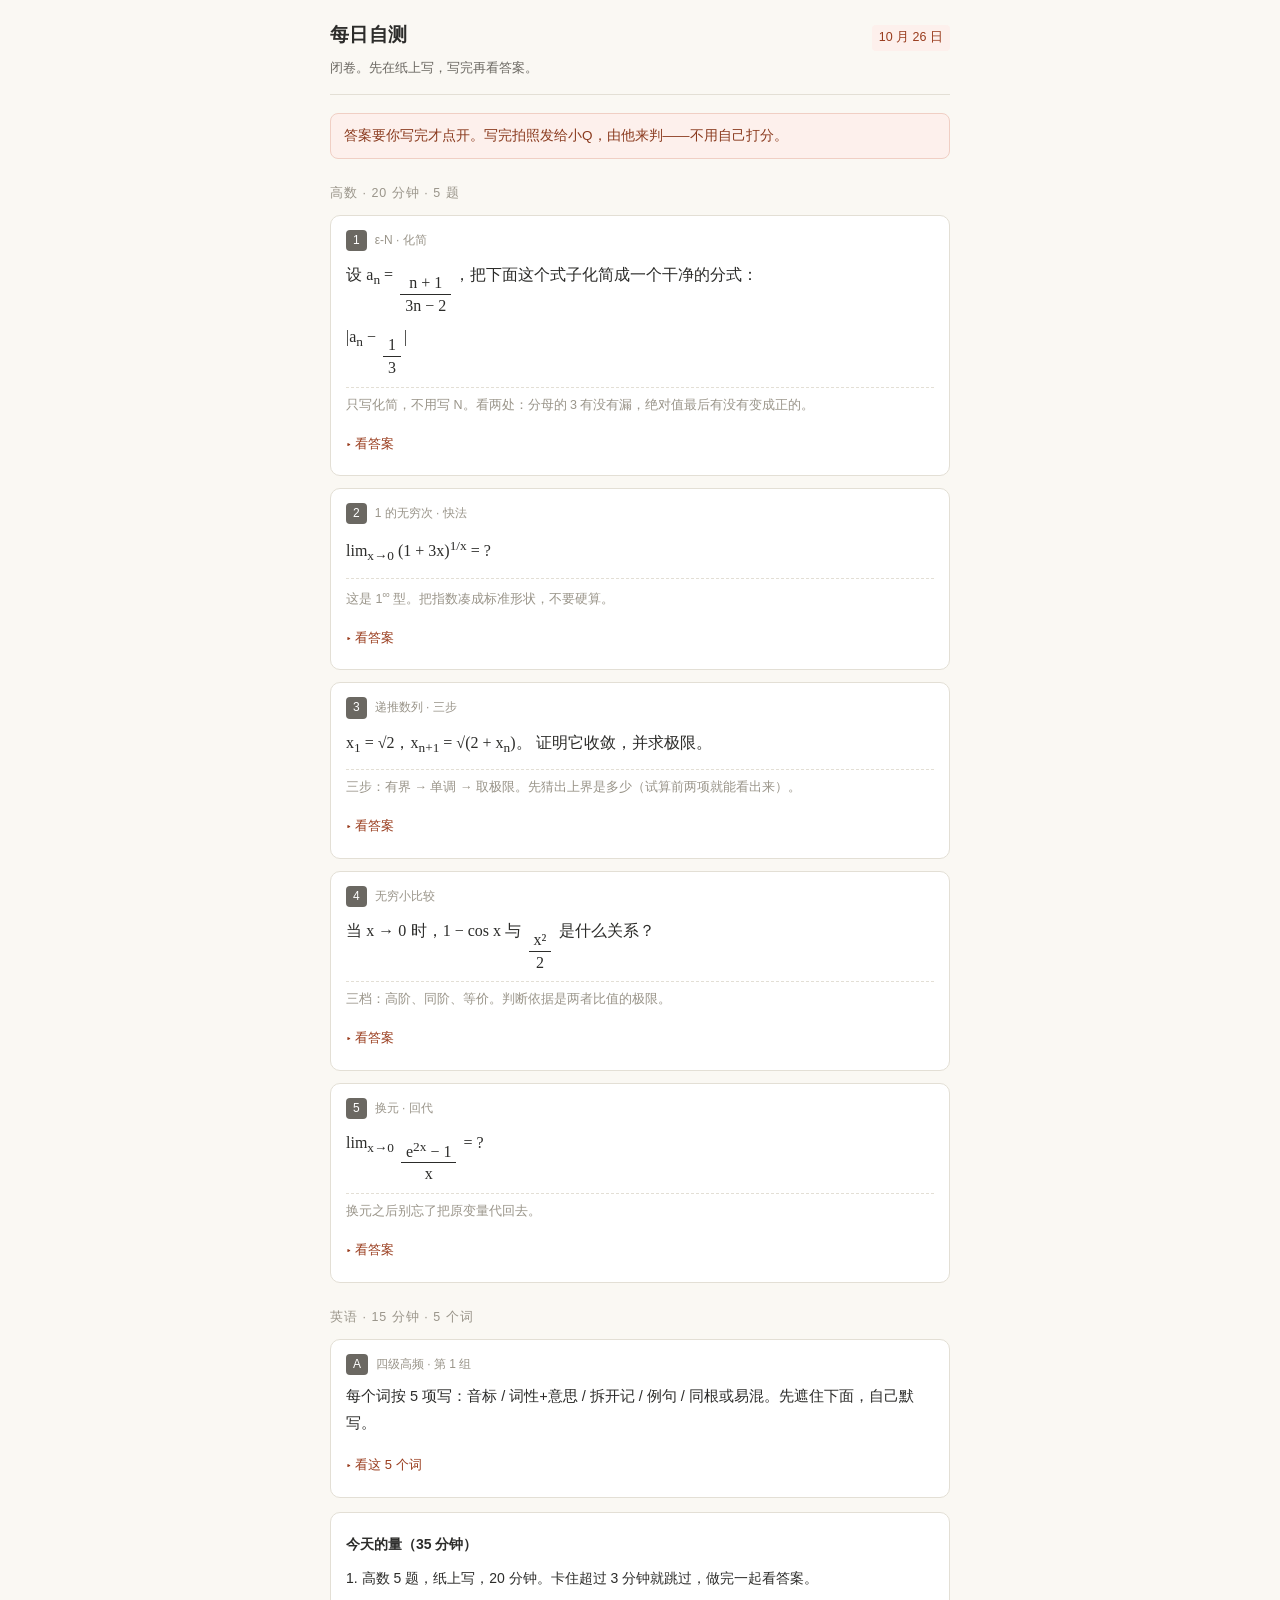
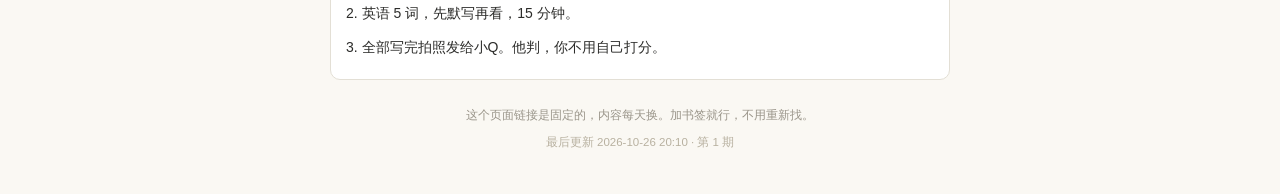
<file: quiz/index.html>
<!DOCTYPE html>
<html lang="zh-CN">
<head>
<meta charset="UTF-8">
<meta name="viewport" content="width=device-width, initial-scale=1.0, viewport-fit=cover">
<meta name="theme-color" content="#faf8f3">
<meta name="apple-mobile-web-app-capable" content="yes">
<title>每日自测 · 10月26日</title>
<style>
  :root{
    --ink:#2c2c2a; --ink2:#6b6862; --ink3:#9a958a;
    --line:#e3dfd5; --paper:#faf8f3; --card:#ffffff;
    --warm:#fdf6e8; --warmline:#efe0c2; --accent:#993c1d;
  }
  *{box-sizing:border-box;-webkit-text-size-adjust:100%}
  body{
    margin:0;padding:18px 14px calc(40px + env(safe-area-inset-bottom));
    background:var(--paper);color:var(--ink);
    font-family:-apple-system,BlinkMacSystemFont,"PingFang SC","Microsoft YaHei",sans-serif;
    font-size:15px;line-height:1.75;
  }
  .wrap{max-width:620px;margin:0 auto}

  .topbar{display:flex;justify-content:space-between;align-items:baseline;gap:10px;margin-bottom:4px}
  h1{font-size:19px;font-weight:600;margin:0;letter-spacing:.3px}
  .date{font-size:12.5px;color:var(--accent);background:#fdf0ec;border-radius:4px;padding:2px 7px;white-space:nowrap}
  .sub{font-size:13px;color:var(--ink2);margin:6px 0 0}
  .rule{height:1px;background:var(--line);margin:14px 0 18px}

  .sec{font-size:12.5px;color:var(--ink3);letter-spacing:1px;margin:24px 0 10px}

  .q{background:var(--card);border:1px solid var(--line);border-radius:10px;padding:14px 15px;margin-bottom:12px}
  .qh{display:flex;gap:8px;align-items:baseline;margin-bottom:8px}
  .qn{flex:0 0 auto;font-size:12px;color:#fff;background:var(--ink2);border-radius:4px;padding:1px 7px;line-height:1.6}
  .tag{font-size:12px;color:var(--ink3)}
  .qbody{font-size:15.5px;line-height:2}
  .hint{font-size:12.5px;color:var(--ink3);margin-top:8px;padding-top:7px;border-top:1px dashed var(--line)}

  .m{font-family:Georgia,"Times New Roman","Songti SC",serif;font-size:16px}
  .fr{display:inline-flex;flex-direction:column;align-items:center;vertical-align:-0.55em;margin:0 3px}
  .fr>span{padding:0 5px;line-height:1.35;white-space:nowrap}
  .fr>span+span{border-top:1px solid currentColor;width:100%;text-align:center}

  details{margin-top:10px}
  summary{cursor:pointer;font-size:13px;color:var(--accent);list-style:none;padding:6px 0;user-select:none}
  summary::-webkit-details-marker{display:none}
  summary::before{content:"▸ ";font-size:11px}
  details[open] summary::before{content:"▾ "}
  .ans{background:var(--warm);border:1px solid var(--warmline);border-radius:8px;padding:11px 13px;margin-top:6px;font-size:14.5px;line-height:2}
  .ans .m{font-size:15px}
  .note{font-size:12.5px;color:var(--ink2);margin-top:6px;line-height:1.7}

  table{width:100%;border-collapse:collapse;font-size:14px}
  td{padding:10px 4px;border-bottom:1px solid var(--line);vertical-align:top;line-height:1.85}
  td:first-child{width:30%;font-family:Georgia,serif;font-weight:600;font-size:15px;padding-top:11px}
  .lb{display:inline-block;font-size:11px;color:#fff;background:#b8b1a0;border-radius:3px;padding:0 4px;margin-right:5px;line-height:1.5}
  .ph{color:var(--ink2);font-size:13px}

  .warn{background:#fdf0ec;border:1px solid #f0cfc4;border-radius:8px;padding:10px 13px;font-size:13.5px;color:#8a3a1e;margin:14px 0}

  .plan{background:#fff;border:1px solid var(--line);border-radius:10px;padding:14px 15px;margin-top:14px}
  .plan div{padding:5px 0;font-size:14px}
  .plan b{font-weight:600}

  .foot{margin-top:24px;font-size:12px;color:var(--ink3);text-align:center;line-height:1.9}
  .foot a{color:var(--accent);text-decoration:none;border-bottom:1px solid #f0cfc4}
  .stamp{margin-top:6px;font-size:11.5px;color:#b8b1a0}
</style>
</head>
<body>
<div class="wrap">

  <div class="topbar">
    <h1>每日自测</h1>
    <span class="date">10 月 26 日</span>
  </div>
  <div class="sub">闭卷。先在纸上写，写完再看答案。</div>
  <div class="rule"></div>

  <div class="warn">
    答案要你写完才点开。写完拍照发给小Q，由他来判——不用自己打分。
  </div>

  <div class="sec">高数 · 20 分钟 · 5 题</div>

  <div class="q">
    <div class="qh"><span class="qn">1</span><span class="tag">ε-N · 化简</span></div>
    <div class="qbody">
      设 <span class="m">a<sub>n</sub> = <span class="fr"><span>n + 1</span><span>3n − 2</span></span></span>，把下面这个式子化简成一个干净的分式：
      <div class="m" style="margin-top:4px">|a<sub>n</sub> − <span class="fr"><span>1</span><span>3</span></span>|</div>
    </div>
    <div class="hint">只写化简，不用写 N。看两处：分母的 3 有没有漏，绝对值最后有没有变成正的。</div>
    <details><summary>看答案</summary>
      <div class="ans">
        <div class="m">|a<sub>n</sub> − <span class="fr"><span>1</span><span>3</span></span>| = |<span class="fr"><span>3(n + 1) − (3n − 2)</span><span>3(3n − 2)</span></span>|</div>
        <div class="m">= |<span class="fr"><span>5</span><span>3(3n − 2)</span></span>| = <span class="fr"><span>5</span><span>3(3n − 2)</span></span></div>
        <div class="note">分子：3n + 3 − 3n + 2 = 5（注意 −(−2) 是 +2，这里最容易写成 −2）。<br>
        n ≥ 1 时 3n − 2 ≥ 1 &gt; 0，分母是正的，所以 5 本来就是正数，绝对值直接去掉。</div>
      </div>
    </details>
  </div>

  <div class="q">
    <div class="qh"><span class="qn">2</span><span class="tag">1 的无穷次 · 快法</span></div>
    <div class="qbody">
      <span class="m">lim<sub>x→0</sub> (1 + 3x)<sup>1/x</sup> = ?</span>
    </div>
    <div class="hint">这是 1<sup>∞</sup> 型。把指数凑成标准形状，不要硬算。</div>
    <details><summary>看答案</summary>
      <div class="ans">
        <div>这是 1<sup>∞</sup> 型，套 <span class="m">(1 + u)<sup>1/u</sup> → e</span>，这里 u = 3x。</div>
        <div style="margin-top:7px">先把它凑成标准形状：</div>
        <div class="m" style="margin-top:3px">(1 + 3x)<sup>1/x</sup> = [ (1 + 3x)<sup>1/(3x)</sup> ]<sup>3</sup></div>
        <div style="margin-top:5px">方括号里整体趋于 e，所以</div>
        <div class="m" style="margin-top:3px">原式 = e<sup>3</sup></div>
        <div class="note">口诀：<b>1<sup>∞</sup> 就把指数改造成「分母跟括号里的尾巴一样」</b>。
        这里是 3x，所以指数要写 1/(3x)，但原来的指数是 1/x，差了 3 倍，外面补一个 3 次方。</div>
      </div>
    </details>
  </div>

  <div class="q">
    <div class="qh"><span class="qn">3</span><span class="tag">递推数列 · 三步</span></div>
    <div class="qbody">
      <span class="m">x<sub>1</sub> = √2</span>，<span class="m">x<sub>n+1</sub> = √(2 + x<sub>n</sub>)</span>。
      证明它收敛，并求极限。
    </div>
    <div class="hint">三步：有界 → 单调 → 取极限。先猜出上界是多少（试算前两项就能看出来）。</div>
    <details><summary>看答案</summary>
      <div class="ans">
        <div><b>① 猜界。</b>算前两项：√2 ≈ 1.41，√(2 + 1.41) ≈ 1.85，还在涨，但不会超过 2。猜上界 2。</div>
        <div><b>② 证有界。</b>x₁ = √2 &lt; 2。若 x<sub>n</sub> &lt; 2，则 x<sub>n+1</sub> = √(2 + x<sub>n</sub>) &lt; √4 = 2。故对所有 n，x<sub>n</sub> &lt; 2。</div>
        <div><b>③ 证单调增。</b>要证 √(2 + t) &gt; t（当 0 &lt; t &lt; 2）。两边平方：2 + t &gt; t²，即 t² − t − 2 &lt; 0，即 (t − 2)(t + 1) &lt; 0，t &lt; 2 时成立。</div>
        <div>单调增 + 有上界 → 收敛。设极限为 L。</div>
        <div><b>④ 取极限。</b>L = √(2 + L) → L² − L − 2 = 0 → L = 2 或 L = −1。<br>
        因 x<sub>n</sub> &gt; 0，舍去 −1，得 <b>L = 2</b>。</div>
        <div class="note">最后那句「因 x<sub>n</sub> &gt; 0 舍去负根」不能省，否则等于有两个答案。</div>
      </div>
    </details>
  </div>

  <div class="q">
    <div class="qh"><span class="qn">4</span><span class="tag">无穷小比较</span></div>
    <div class="qbody">
      当 <span class="m">x → 0</span> 时，<span class="m">1 − cos x</span> 与 <span class="m"><span class="fr"><span>x²</span><span>2</span></span></span> 是什么关系？
    </div>
    <div class="hint">三档：高阶、同阶、等价。判断依据是两者比值的极限。</div>
    <details><summary>看答案</summary>
      <div class="ans">
        <div>是<b>等价无穷小</b>。</div>
        <div style="margin-top:7px">直接引用基本等价式：<span class="m">1 − cos x ~ <span class="fr"><span>x²</span><span>2</span></span></span>（x → 0）。</div>
        <div style="margin-top:5px">「等价」的意思就是两者比值的极限是 1：</div>
        <div class="m" style="margin-top:5px">lim<sub>x→0</sub> <span class="fr"><span>1 − cos x</span><span>x²/2</span></span> = 1</div>
        <div class="note">三档判据：比值 → 1 叫等价；→ 非零常数叫同阶；→ 0 叫高阶。<br>
        常用等价：<span class="m">sin x ~ x</span>、<span class="m">1 − cos x ~ <span class="fr"><span>x²</span><span>2</span></span></span>、<span class="m">ln(1 + x) ~ x</span>、<span class="m">e<sup>x</sup> − 1 ~ x</span>。</div>
      </div>
    </details>
  </div>

  <div class="q">
    <div class="qh"><span class="qn">5</span><span class="tag">换元 · 回代</span></div>
    <div class="qbody">
      <span class="m">lim<sub>x→0</sub> <span class="fr"><span>e<sup>2x</sup> − 1</span><span>x</span></span> = ?</span>
    </div>
    <div class="hint">换元之后别忘了把原变量代回去。</div>
    <details><summary>看答案</summary>
      <div class="ans">
        <div>令 <span class="m">t = 2x</span>，则 <span class="m">x = t/2</span>，<span class="m">x → 0</span> 时 <span class="m">t → 0</span>。</div>
        <div class="m" style="margin-top:5px">原式 = lim<sub>t→0</sub> <span class="fr"><span>e<sup>t</sup> − 1</span><span>t/2</span></span> = 2 · lim<sub>t→0</sub> <span class="fr"><span>e<sup>t</sup> − 1</span><span>t</span></span> = 2</div>
        <div class="note">这题就是老毛病：换元成 t 之后，最后一步要写 t 的答案，也要写回 x 的答案。只写一半算没做完。</div>
      </div>
    </details>
  </div>

  <div class="sec">英语 · 15 分钟 · 5 个词</div>

  <div class="q">
    <div class="qh"><span class="qn">A</span><span class="tag">四级高频 · 第 1 组</span></div>
    <div class="qbody" style="line-height:1.9;font-size:14.5px">
      每个词按 5 项写：音标 / 词性+意思 / 拆开记 / 例句 / 同根或易混。先遮住下面，自己默写。
    </div>
    <details><summary>看这 5 个词</summary>
      <div class="ans" style="line-height:1.85">
        <table>
          <tr><td>acquire</td><td>
            <span class="ph">/əˈkwaɪə(r)/</span> · v. 获得，取得（靠努力得来）<br>
            <span class="lb">拆</span>a + quire（求）→ 去求 → 获得<br>
            <span class="lb">例</span>It takes years to acquire a new language.<br>
            <span class="lb">混</span>require 需要 ｜ inquire 询问
          </td></tr>
          <tr><td>significant</td><td>
            <span class="ph">/sɪɡˈnɪfɪkənt/</span> · adj. 重要的；显著的<br>
            <span class="lb">拆</span>sign（记号）+ fic（做）+ ant → 做出记号 → 值得注意<br>
            <span class="lb">例</span>There is a significant difference between the two.<br>
            <span class="lb">混</span>signify 表示 ｜ significance 重要性
          </td></tr>
          <tr><td>contribute</td><td>
            <span class="ph">/kənˈtrɪbjuːt/</span> · v. 贡献；促成（contribute to）<br>
            <span class="lb">拆</span>con（一起）+ tribute（给）→ 一起给 → 贡献<br>
            <span class="lb">例</span>Everyone can contribute to the project.<br>
            <span class="lb">混</span>distribute 分发 ｜ attribute 归因于
          </td></tr>
          <tr><td>maintain</td><td>
            <span class="ph">/meɪnˈteɪn/</span> · v. 维持；主张<br>
            <span class="lb">拆</span>main（手）+ tain（握住）→ 用手握住 → 维持<br>
            <span class="lb">例</span>We must maintain a healthy diet.<br>
            <span class="lb">混</span>maintenance 维护 ｜ obtain 获得
          </td></tr>
          <tr><td>approach</td><td>
            <span class="ph">/əˈprəʊtʃ/</span> · n. 方法，途径 · v. 接近<br>
            <span class="lb">拆</span>ap（去）+ proach（近）→ 走近 → 接近 → 方法<br>
            <span class="lb">例</span>We need a new approach to this problem.<br>
            <span class="lb">混</span>reach 到达 ｜ access 进入
          </td></tr>
        </table>
      </div>
    </details>
  </div>

  <div class="plan">
    <div><b>今天的量（35 分钟）</b></div>
    <div>1. 高数 5 题，纸上写，20 分钟。卡住超过 3 分钟就跳过，做完一起看答案。</div>
    <div>2. 英语 5 词，先默写再看，15 分钟。</div>
    <div>3. 全部写完拍照发给小Q。他判，你不用自己打分。</div>
  </div>

  <div class="foot">
    <div>这个页面链接是固定的，内容每天换。加书签就行，不用重新找。</div>
    <div class="stamp">最后更新 2026-10-26 20:10 · 第 1 期</div>
  </div>

</div>
</body>
</html>
</file>
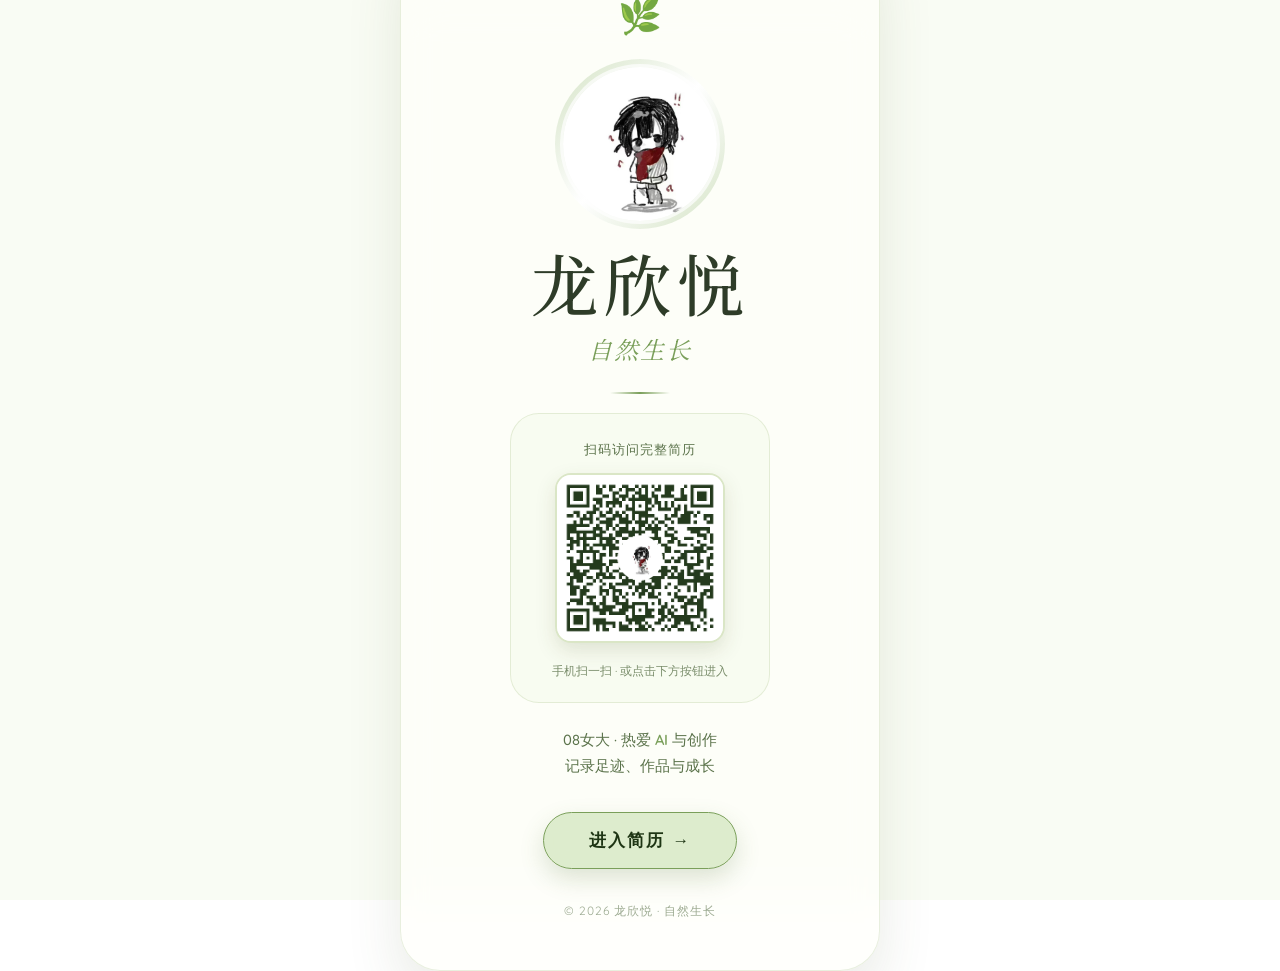
<file: cover.html>
<!DOCTYPE html>
<html lang="zh-CN">
<head>
  <meta charset="UTF-8">
  <meta name="viewport" content="width=device-width, initial-scale=1.0, viewport-fit=cover">
  <title>龙欣悦 · 自然生长 | 个人简历封面</title>
  <link rel="preconnect" href="https://fonts.googleapis.com">
  <link rel="preconnect" href="https://fonts.gstatic.com" crossorigin>
  <link href="https://fonts.googleapis.com/css2?family=Cormorant+Garamond:ital,wght@0,400;0,500;0,600;1,400&family=Noto+Serif+SC:wght@400;500;600;700&family=Quicksand:wght@400;500;600&display=swap" rel="stylesheet">
  <link rel="icon" href="data:image/svg+xml,%3Csvg xmlns='http://www.w3.org/2000/svg' viewBox='0 0 100 100'%3E%3Ctext y='.9em' font-size='90'%3E🌿%3C/text%3E%3C/svg%3E">
  <meta name="description" content="龙欣悦 · 自然生长 · 个人简历封面。08女大，热爱AI与创作。扫码或点击进入完整简历。">
  <meta name="theme-color" content="#7a9f5a">
  <style>
    *{margin:0;padding:0;box-sizing:border-box;}
    :root{
      --bg:#f8faf5;--surface:rgba(255,255,250,0.65);--text:#2e3c28;--text-secondary:#5b734b;
      --primary:#7a9f5a;--primary-light:#d4e3c5;--border:rgba(150,180,120,0.22);
      --accent:#e6b422;
    }
    html,body{height:100%;}
    body{
      background-image:url('https://images.unsplash.com/photo-1506905925346-21bda4d32df4?q=80&w=2070&auto=format&fit=crop');
      background-size:cover;background-position:center;background-attachment:fixed;
      font-family:'Quicksand','PingFang SC','Microsoft YaHei',sans-serif;
      color:var(--text);line-height:1.7;overflow-x:hidden;
      display:flex;align-items:center;justify-content:center;
      min-height:100vh;padding:2rem 1rem;position:relative;
    }
    body::before{content:"";position:fixed;top:0;left:0;right:0;bottom:0;background:rgba(248,252,242,0.85);backdrop-filter:blur(14px);z-index:-1;}

    @keyframes softBreath{0%{box-shadow:0 0 30px rgba(122,159,90,0.2),0 0 60px rgba(122,159,90,0.1);}50%{box-shadow:0 0 50px rgba(122,159,90,0.4),0 0 90px rgba(122,159,90,0.2);}100%{box-shadow:0 0 30px rgba(122,159,90,0.2),0 0 60px rgba(122,159,90,0.1);}}
    @keyframes floatGentle{0%{transform:translateY(0);}50%{transform:translateY(-8px);}100%{transform:translateY(0);}}
    @keyframes leafSway{0%{transform:rotate(-3deg);}50%{transform:rotate(3deg);}100%{transform:rotate(-3deg);}}
    @keyframes fadeInUp{from{opacity:0;transform:translateY(25px);}to{opacity:1;transform:translateY(0);}}
    @keyframes shimmerLine{0%{background-position:-200% center;}100%{background-position:200% center;}}

    .cover-card{
      background:var(--surface);backdrop-filter:blur(20px);
      border:1px solid var(--border);border-radius:2.5rem;
      padding:3.5rem 3rem 3rem;max-width:480px;width:100%;
      box-shadow:0 25px 55px rgba(70,90,50,0.12);
      text-align:center;animation:fadeInUp 1s ease forwards;
      position:relative;
    }

    .leaf-deco{font-size:2.2rem;margin-bottom:0.8rem;display:inline-block;animation:leafSway 4s infinite ease-in-out;opacity:0.85;}

    .avatar-wrap{
      width:170px;height:170px;border-radius:50%;margin:0 auto 1.5rem;
      padding:5px;background:linear-gradient(135deg,var(--primary-light),#fff,var(--primary-light));
      animation:softBreath 5s infinite ease-in-out, floatGentle 4s infinite ease-in-out;
      position:relative;
    }
    .avatar-wrap img{width:100%;height:100%;border-radius:50%;object-fit:cover;display:block;border:3px solid rgba(255,255,255,0.7);}

    .cover-name{
      font-family:'Cormorant Garamond','Noto Serif SC',serif;
      font-size:4.2rem;font-weight:500;color:var(--text);
      letter-spacing:6px;line-height:1.1;margin-bottom:0.3rem;
    }
    .cover-motto{
      font-family:'Cormorant Garamond','Noto Serif SC',serif;
      font-size:1.5rem;font-style:italic;color:var(--primary);
      margin-bottom:1.2rem;letter-spacing:2px;
    }
    .divider{
      width:60px;height:2px;margin:0 auto 1.2rem;
      background:linear-gradient(90deg,transparent,var(--primary),transparent);
      border:none;
    }
    .cover-tagline{
      font-size:0.92rem;color:var(--text-secondary);
      margin-bottom:2rem;line-height:1.8;font-weight:500;
    }
    .cover-tagline span{color:var(--primary);font-weight:600;}

    .qr-section{
      background:rgba(245,250,235,0.6);border:1px solid var(--border);
      border-radius:1.8rem;padding:1.5rem 1.5rem 1.3rem;margin:0 auto 1.5rem;max-width:260px;
    }
    .qr-label{font-size:0.82rem;color:var(--text-secondary);margin-bottom:0.8rem;font-weight:500;letter-spacing:1px;}
    .qr-img{
      width:170px;height:170px;border-radius:1rem;object-fit:cover;
      border:2px solid rgba(160,190,120,0.35);
      box-shadow:0 8px 20px rgba(70,90,40,0.15);
    }
    .qr-hint{font-size:0.75rem;color:var(--text-secondary);margin-top:0.6rem;opacity:0.8;}

    .enter-btn{
      display:inline-flex;align-items:center;gap:0.5rem;
      background:rgba(210,230,190,0.75);backdrop-filter:blur(12px);
      border:1px solid var(--primary);
      padding:0.85rem 2.8rem;border-radius:3rem;
      font-size:1.05rem;font-weight:600;color:#1e3514;
      cursor:pointer;transition:all 0.4s;text-decoration:none;
      box-shadow:0 10px 25px rgba(90,120,60,0.2);letter-spacing:2px;
      font-family:'Quicksand',sans-serif;
    }
    .enter-btn:hover{background:#c8e0b0;transform:translateY(-3px);box-shadow:0 14px 30px rgba(90,120,60,0.3);}
    .enter-btn .arrow{transition:transform 0.3s;}
    .enter-btn:hover .arrow{transform:translateX(4px);}

    .cover-footer{margin-top:2rem;font-size:0.75rem;color:var(--text-secondary);opacity:0.6;letter-spacing:1px;}

    @media(max-width:480px){
      .cover-card{padding:2.5rem 1.5rem 2rem;border-radius:2rem;}
      .cover-name{font-size:3.2rem;letter-spacing:4px;}
      .avatar-wrap{width:140px;height:140px;}
      .cover-motto{font-size:1.25rem;}
      .qr-img{width:150px;height:150px;}
    }
    @media(prefers-reduced-motion:reduce){*{animation-duration:0s!important;}}
  </style>
</head>
<body>
  <div class="cover-card">
    <div class="leaf-deco">🌿</div>

    <div class="avatar-wrap">
      <img src="avatar.jpg" alt="龙欣悦" draggable="false">
    </div>

    <h1 class="cover-name">龙欣悦</h1>
    <p class="cover-motto">自然生长</p>
    <div class="divider"></div>

    <div class="qr-section">
      <p class="qr-label">扫码访问完整简历</p>
      <img src="site-qr.png" class="qr-img" alt="简历网站二维码" draggable="false">
      <p class="qr-hint">手机扫一扫 · 或点击下方按钮进入</p>
    </div>

    <p class="cover-tagline">
      08女大 · 热爱 <span>AI</span> 与创作<br>
      记录足迹、作品与成长
    </p>

    <a href="index.html" class="enter-btn">
      进入简历 <span class="arrow">→</span>
    </a>

    <p class="cover-footer">© 2026 龙欣悦 · 自然生长</p>
  </div>
</body>
</html>
</file>
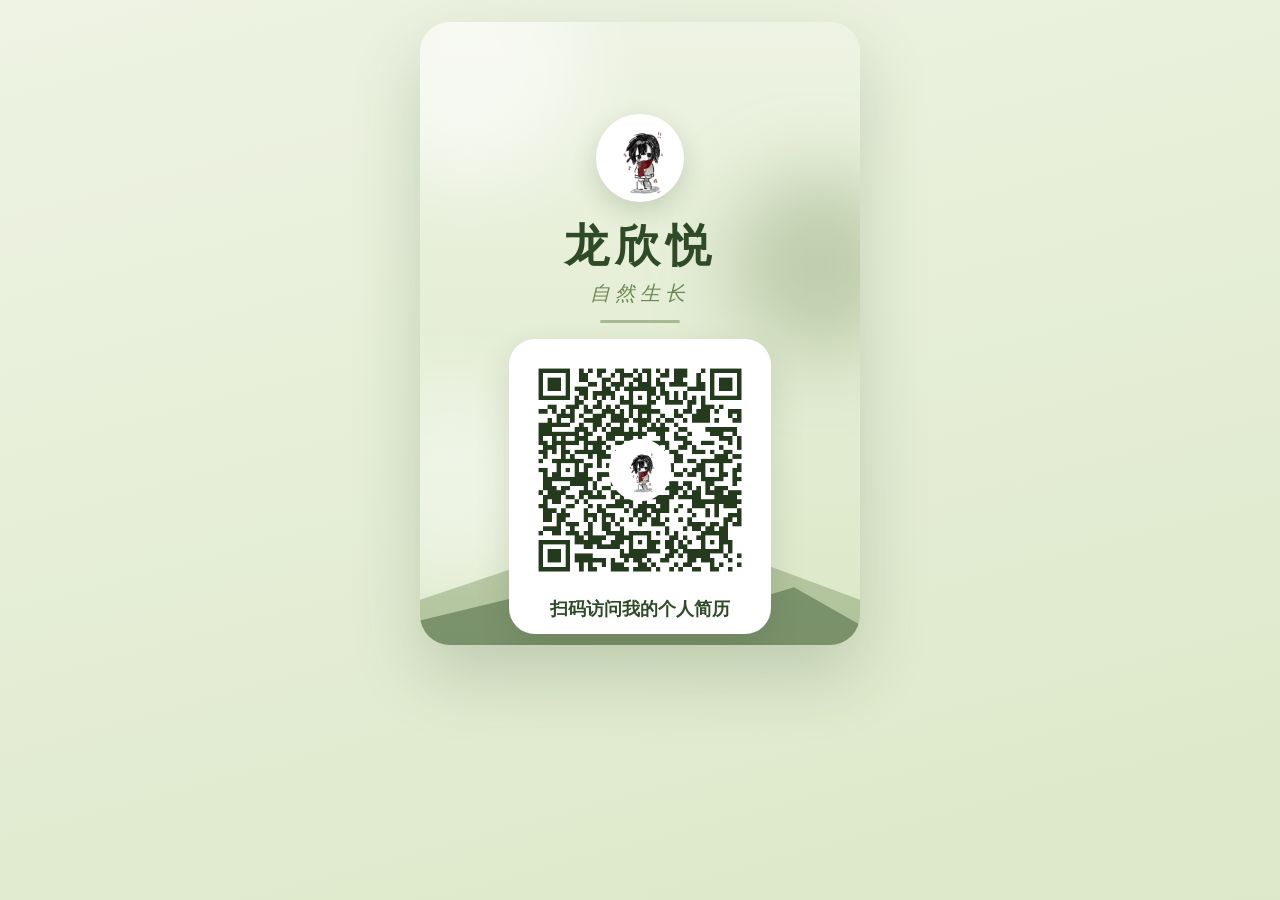
<file: poster.html>
<!DOCTYPE html>
<html lang="zh-CN">
<head>
<meta charset="UTF-8">
<meta name="viewport" content="width=device-width, initial-scale=1.0, viewport-fit=cover">
<title>龙欣悦 · 个人简历海报 | 自然生长</title>
<meta name="description" content="龙欣悦 · 自然生长 · 扫码 / 点击直达个人简历网站。">
<style>
  *{margin:0;padding:0;box-sizing:border-box;}
  :root{
    --green-d:#2f4a26;--green-m:#6b8a52;--green-l:#eef3e3;--green-b:#dce8c8;
    --white:#ffffff;
  }
  html,body{min-height:100%;}
  body{
    background:linear-gradient(165deg,#eef3e3 0%,#dce8c8 100%);
    font-family:'Microsoft YaHei','PingFang SC','Noto Sans SC',sans-serif;
    display:flex;align-items:center;justify-content:center;
    padding:1.4rem;color:var(--green-d);
    -webkit-font-smoothing:antialiased;
  }

  .poster{
    position:relative;width:100%;max-width:440px;aspect-ratio:1080/1528;
    background:linear-gradient(180deg,#eef3e3 0%,#dce8c8 100%);
    border-radius:30px;overflow:hidden;
    box-shadow:0 30px 70px rgba(47,74,38,0.20);
    display:flex;flex-direction:column;align-items:center;
    padding:7% 7% 5%;
  }
  /* 柔光圆 */
  .glow{position:absolute;border-radius:50%;filter:blur(40px);z-index:0;pointer-events:none;}
  .glow.g1{width:54%;height:0;padding-bottom:54%;background:rgba(255,255,255,0.55);top:-12%;left:-16%;}
  .glow.g2{width:42%;height:0;padding-bottom:42%;background:rgba(107,138,82,0.32);top:24%;right:-12%;}
  .glow.g3{width:50%;height:0;padding-bottom:50%;background:rgba(255,255,255,0.45);bottom:8%;left:-18%;}
  /* 远山剪影 */
  .mountains{position:absolute;left:0;right:0;bottom:0;width:100%;height:24%;z-index:0;pointer-events:none;}

  .content{position:relative;z-index:2;width:100%;display:flex;flex-direction:column;align-items:center;text-align:center;flex:1;}

  .avatar-ring{
    width:33%;max-width:150px;aspect-ratio:1;padding:4px;background:var(--white);
    border-radius:50%;box-shadow:0 10px 26px rgba(47,74,38,0.18);
    margin-top:2%;
  }
  .avatar-ring img{width:100%;height:100%;border-radius:50%;object-fit:cover;display:block;}

  .name{font-size:clamp(2rem,9vw,2.8rem);font-weight:700;letter-spacing:6px;margin-top:5%;}
  .motto{font-size:clamp(1rem,4.4vw,1.25rem);color:var(--green-m);letter-spacing:5px;margin-top:1.5%;font-style:italic;}
  .divider{width:30%;height:3px;border-radius:3px;background:var(--green-m);opacity:0.5;margin:5% 0 6%;}

  .qr-card{background:var(--white);border-radius:26px;padding:6% 6% 5%;box-shadow:0 14px 34px rgba(47,74,38,0.14);}
  .qr-card img{width:58vw;max-width:230px;aspect-ratio:1;border-radius:14px;display:block;}
  .qr-hint{margin-top:5%;font-size:clamp(0.95rem,4.2vw,1.1rem);font-weight:600;}

  /* 进入个人简历主按钮 */
  .enter-btn{
    display:block;text-decoration:none;color:#fff;text-align:center;
    background:linear-gradient(135deg,#3c6e2f,#5d7a44);
    border-radius:16px;padding:4.5% 5%;margin-top:7%;width:100%;
    font-size:clamp(1.05rem,4.8vw,1.25rem);font-weight:700;letter-spacing:1px;
    box-shadow:0 12px 26px rgba(60,110,47,0.40);
    transition:transform .25s ease,filter .25s ease;
  }
  .enter-btn:hover{transform:translateY(-3px);filter:brightness(1.07);}

  .links{margin-top:6%;width:100%;display:flex;flex-direction:column;gap:3.4%;}
  .link{
    display:block;text-decoration:none;color:var(--white);text-align:left;
    background:linear-gradient(135deg,var(--green-m),#5d7a44);
    border-radius:16px;padding:4% 5%;box-shadow:0 10px 22px rgba(107,138,82,0.32);
    transition:transform .25s ease,filter .25s ease;
  }
  .link:hover{transform:translateY(-3px);filter:brightness(1.06);}
  .link .tag{display:block;font-size:clamp(0.95rem,4.2vw,1.1rem);font-weight:700;margin-bottom:1.5%;}
  .link .url{display:block;font-size:clamp(0.7rem,3.1vw,0.82rem);opacity:0.92;word-break:break-all;line-height:1.35;}
  .link .deploy{display:block;margin-top:2.5%;font-size:clamp(0.66rem,3vw,0.78rem);opacity:0.85;line-height:1.4;
    border-top:1px solid rgba(255,255,255,0.25);padding-top:2.5%;}

  .footer{margin-top:auto;padding-top:6%;font-size:clamp(0.72rem,3.1vw,0.82rem);color:var(--green-m);opacity:0.75;letter-spacing:1px;line-height:1.5;}

  @media(max-width:380px){
    .poster{border-radius:22px;}
  }
  @media(prefers-reduced-motion:reduce){*{transition:none!important;}}
</style>
</head>
<body>
  <div class="poster">
    <div class="glow g1"></div>
    <div class="glow g2"></div>
    <div class="glow g3"></div>
    <svg class="mountains" viewBox="0 0 1080 360" preserveAspectRatio="none" aria-hidden="true">
      <polygon points="0,360 0,250 302,150 540,260 778,140 1080,250 1080,360" fill="rgba(107,138,82,0.38)"></polygon>
      <polygon points="0,360 0,300 378,210 648,300 918,220 1080,310 1080,360" fill="rgba(47,74,38,0.42)"></polygon>
    </svg>

    <div class="content">
      <div class="avatar-ring">
        <img src="avatar.jpg" alt="龙欣悦">
      </div>
      <div class="name">龙欣悦</div>
      <div class="motto">自然生长</div>
      <div class="divider"></div>

      <div class="qr-card">
        <img src="site-qr.png" alt="简历网站二维码">
        <div class="qr-hint">扫码访问我的个人简历</div>
      </div>

      <a class="enter-btn" href="https://0078e1391e514029ab9dd908e19e88b5.gz4.agentos-app.net" target="_blank" rel="noopener">
        🚀 进入我的个人简历
      </a>

      <div class="links">
        <a class="link" href="https://0078e1391e514029ab9dd908e19e88b5.gz4.agentos-app.net" target="_blank" rel="noopener">
          <span class="tag">🌐 外网主页（国内主站）</span>
          <span class="url">https://0078e1391e514029ab9dd908e19e88b5.gz4.agentos-app.net</span>
          <span class="deploy">部署方式：CloudStudio 沙箱（由 WorkBuddy 发布）</span>
        </a>
        <a class="link" href="https://lo894.github.io/" target="_blank" rel="noopener">
          <span class="tag">📦 备份站点（海外）</span>
          <span class="url">https://lo894.github.io/</span>
          <span class="deploy">部署方式：GitHub Pages</span>
        </a>
      </div>

      <div class="footer">© 2026 龙欣悦 · 自然生长 · 由 Vibe Coding 自主打造</div>
    </div>
  </div>
</body>
</html>
</file>
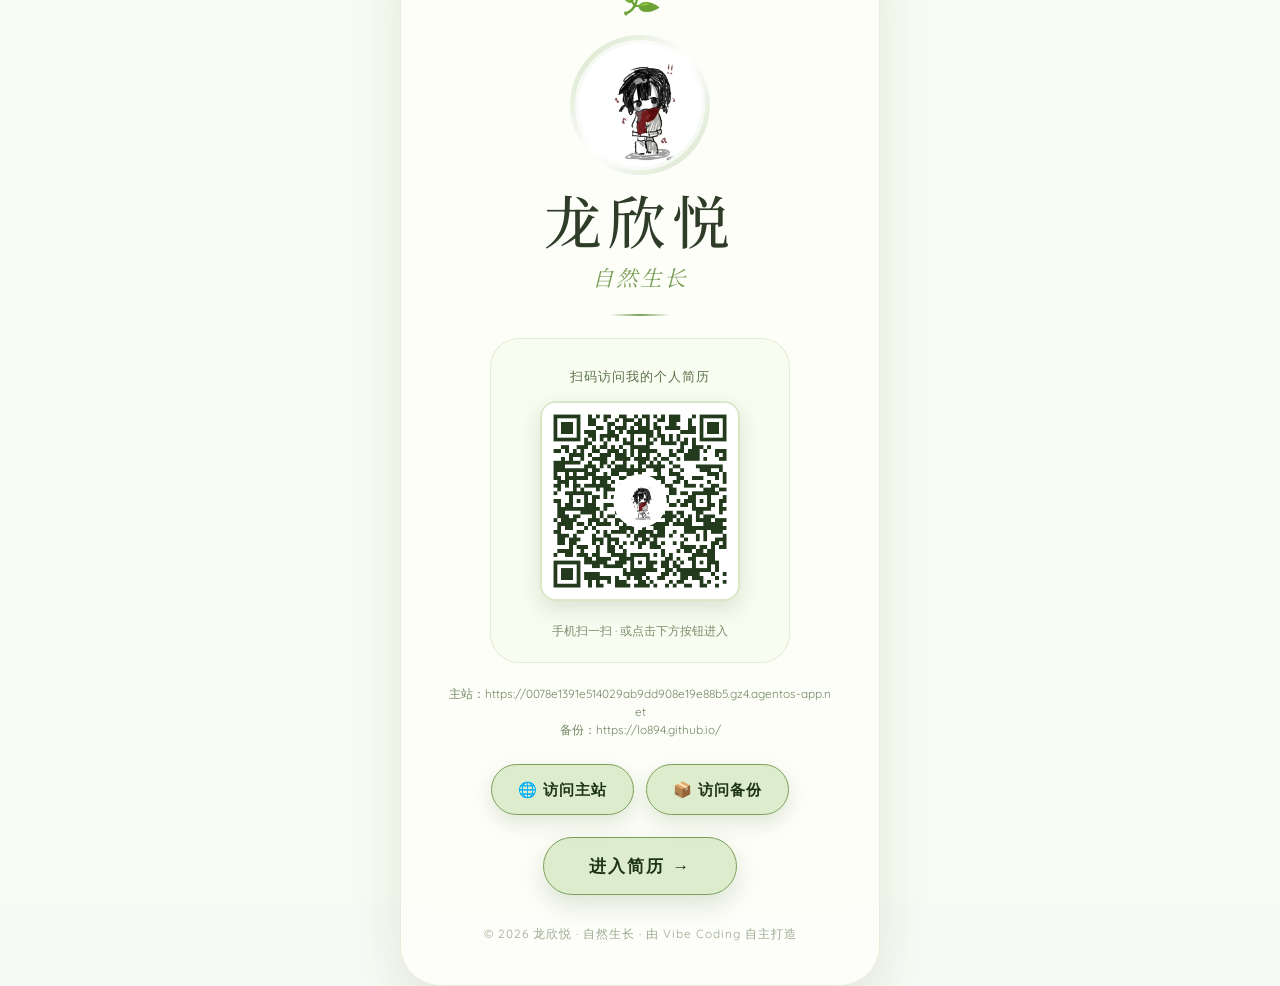
<file: qr-cover.html>
<!DOCTYPE html>
<html lang="zh-CN">
<head>
  <meta charset="UTF-8">
  <meta name="viewport" content="width=device-width, initial-scale=1.0, viewport-fit=cover">
  <title>龙欣悦 · 扫码访问简历 | 自然生长</title>
  <link rel="preconnect" href="https://fonts.googleapis.com">
  <link rel="preconnect" href="https://fonts.gstatic.com" crossorigin>
  <link href="https://fonts.googleapis.com/css2?family=Cormorant+Garamond:ital,wght@0,400;0,500;0,600;1,400&family=Noto+Serif+SC:wght@400;500;600;700&family=Quicksand:wght@400;500;600&display=swap" rel="stylesheet">
  <link rel="icon" href="data:image/svg+xml,%3Csvg xmlns='http://www.w3.org/2000/svg' viewBox='0 0 100 100'%3E%3Ctext y='.9em' font-size='90'%3E🌿%3C/text%3E%3C/svg%3E">
  <meta name="description" content="龙欣悦 · 自然生长 · 扫码访问个人简历。08女大，热爱AI与创作。">
  <meta name="theme-color" content="#7a9f5a">
  <style>
    *{margin:0;padding:0;box-sizing:border-box;}
    :root{
      --bg:#f8faf5;--surface:rgba(255,255,250,0.65);--text:#2e3c28;--text-secondary:#5b734b;
      --primary:#7a9f5a;--primary-light:#d4e3c5;--border:rgba(150,180,120,0.22);
      --accent:#e6b422;
    }
    html,body{height:100%;}
    body{
      background-color:var(--bg);
      background-image:url('https://images.unsplash.com/photo-1506905925346-21bda4d32df4?q=80&w=2070&auto=format&fit=crop');
      background-size:cover;background-position:center;background-attachment:fixed;
      font-family:'Quicksand','PingFang SC','Microsoft YaHei',sans-serif;
      color:var(--text);line-height:1.7;overflow-x:hidden;
      display:flex;align-items:center;justify-content:center;
      min-height:100vh;padding:2rem 1rem;position:relative;
    }
    body::before{content:"";position:fixed;top:0;left:0;right:0;bottom:0;background:rgba(248,252,242,0.85);backdrop-filter:blur(14px);z-index:-1;}

    @keyframes softBreath{0%{box-shadow:0 0 30px rgba(122,159,90,0.2),0 0 60px rgba(122,159,90,0.1);}50%{box-shadow:0 0 50px rgba(122,159,90,0.4),0 0 90px rgba(122,159,90,0.2);}100%{box-shadow:0 0 30px rgba(122,159,90,0.2),0 0 60px rgba(122,159,90,0.1);}}
    @keyframes floatGentle{0%{transform:translateY(0);}50%{transform:translateY(-8px);}100%{transform:translateY(0);}}
    @keyframes leafSway{0%{transform:rotate(-3deg);}50%{transform:rotate(3deg);}100%{transform:rotate(-3deg);}}
    @keyframes fadeInUp{from{opacity:0;transform:translateY(25px);}to{opacity:1;transform:translateY(0);}}
    @keyframes qrPop{from{opacity:0;transform:scale(.85);}to{opacity:1;transform:scale(1);}}

    .cover-card{
      background:var(--surface);backdrop-filter:blur(20px);
      border:1px solid var(--border);border-radius:2.5rem;
      padding:3.2rem 3rem 2.6rem;max-width:480px;width:100%;
      box-shadow:0 25px 55px rgba(70,90,50,0.12);
      text-align:center;animation:fadeInUp 1s ease forwards;
      position:relative;
    }

    .leaf-deco{font-size:2.2rem;margin-bottom:0.6rem;display:inline-block;animation:leafSway 4s infinite ease-in-out;opacity:0.9;}

    .avatar-wrap{
      width:140px;height:140px;border-radius:50%;margin:0 auto 1.2rem;
      padding:5px;background:linear-gradient(135deg,var(--primary-light),#fff,var(--primary-light));
      animation:softBreath 5s infinite ease-in-out, floatGentle 4s infinite ease-in-out;
      position:relative;
    }
    .avatar-wrap img{width:100%;height:100%;border-radius:50%;object-fit:cover;display:block;border:3px solid rgba(255,255,255,0.7);}

    .cover-name{
      font-family:'Cormorant Garamond','Noto Serif SC',serif;
      font-size:3.6rem;font-weight:500;color:var(--text);
      letter-spacing:6px;line-height:1.1;margin-bottom:0.2rem;
    }
    .cover-motto{
      font-family:'Cormorant Garamond','Noto Serif SC',serif;
      font-size:1.35rem;font-style:italic;color:var(--primary);
      margin-bottom:1rem;letter-spacing:2px;
    }
    .divider{
      width:60px;height:2px;margin:0 auto 1.4rem;
      background:linear-gradient(90deg,transparent,var(--primary),transparent);
      border:none;
    }

    .qr-section{
      background:rgba(245,250,235,0.6);border:1px solid var(--border);
      border-radius:1.8rem;padding:1.6rem 1.5rem 1.3rem;margin:0 auto 1.4rem;max-width:300px;
      animation:qrPop 1s ease 0.2s both;
    }
    .qr-label{font-size:0.82rem;color:var(--text-secondary);margin-bottom:0.9rem;font-weight:500;letter-spacing:1px;}
    .qr-img{
      width:200px;height:200px;border-radius:1rem;object-fit:cover;
      border:2px solid rgba(160,190,120,0.35);
      box-shadow:0 8px 20px rgba(70,90,40,0.15);
    }
    .qr-hint{font-size:0.75rem;color:var(--text-secondary);margin-top:0.7rem;opacity:0.8;}

    .cover-url{
      font-size:0.74rem;color:var(--text-secondary);word-break:break-all;
      margin-bottom:1.6rem;line-height:1.5;opacity:0.85;
    }

    .enter-btn{
      display:inline-flex;align-items:center;gap:0.5rem;
      background:rgba(210,230,190,0.75);backdrop-filter:blur(12px);
      border:1px solid var(--primary);
      padding:0.85rem 2.8rem;border-radius:3rem;
      font-size:1.05rem;font-weight:600;color:#1e3514;
      cursor:pointer;transition:all 0.4s;text-decoration:none;
      box-shadow:0 10px 25px rgba(90,120,60,0.2);letter-spacing:2px;
      font-family:'Quicksand',sans-serif;
    }
    .enter-btn:hover{background:#c8e0b0;transform:translateY(-3px);box-shadow:0 14px 30px rgba(90,120,60,0.3);}
    .enter-btn .arrow{transition:transform 0.3s;}
    .enter-btn:hover .arrow{transform:translateX(4px);}

    .links-row{display:flex;gap:0.8rem;justify-content:center;flex-wrap:wrap;margin:0.2rem 0 1.4rem;}
    .link-btn{
      display:inline-flex;align-items:center;gap:0.4rem;
      background:rgba(210,230,190,0.75);backdrop-filter:blur(12px);
      border:1px solid var(--primary);
      padding:0.7rem 1.6rem;border-radius:3rem;
      font-size:0.95rem;font-weight:600;color:#1e3514;
      cursor:pointer;transition:all 0.4s;text-decoration:none;
      box-shadow:0 8px 20px rgba(90,120,60,0.18);letter-spacing:1px;
    }
    .link-btn:hover{background:#c8e0b0;transform:translateY(-3px);box-shadow:0 12px 26px rgba(90,120,60,0.28);}

    .cover-footer{margin-top:1.8rem;font-size:0.74rem;color:var(--text-secondary);opacity:0.6;letter-spacing:1px;}

    @media(max-width:480px){
      .cover-card{padding:2.6rem 1.5rem 2.2rem;border-radius:2rem;}
      .cover-name{font-size:3rem;letter-spacing:4px;}
      .avatar-wrap{width:120px;height:120px;}
      .qr-img{width:180px;height:180px;}
    }
    @media(prefers-reduced-motion:reduce){*{animation-duration:0s!important;}}
  </style>
</head>
<body>
  <div class="cover-card">
    <div class="leaf-deco">🌿</div>

    <div class="avatar-wrap">
      <img src="avatar.jpg" alt="龙欣悦" draggable="false">
    </div>

    <h1 class="cover-name">龙欣悦</h1>
    <p class="cover-motto">自然生长</p>
    <div class="divider"></div>

    <div class="qr-section">
      <p class="qr-label">扫码访问我的个人简历</p>
      <img src="site-qr.png" class="qr-img" alt="简历网站二维码" draggable="false">
      <p class="qr-hint">手机扫一扫 · 或点击下方按钮进入</p>
    </div>

    <p class="cover-url">
      主站：https://0078e1391e514029ab9dd908e19e88b5.gz4.agentos-app.net<br>
      备份：https://lo894.github.io/
    </p>

    <div class="links-row">
      <a href="https://0078e1391e514029ab9dd908e19e88b5.gz4.agentos-app.net" target="_blank" class="link-btn">🌐 访问主站</a>
      <a href="https://lo894.github.io/" target="_blank" class="link-btn">📦 访问备份</a>
    </div>

    <a href="index.html" class="enter-btn">
      进入简历 <span class="arrow">→</span>
    </a>

    <p class="cover-footer">© 2026 龙欣悦 · 自然生长 · 由 Vibe Coding 自主打造</p>
  </div>
</body>
</html>
</file>
